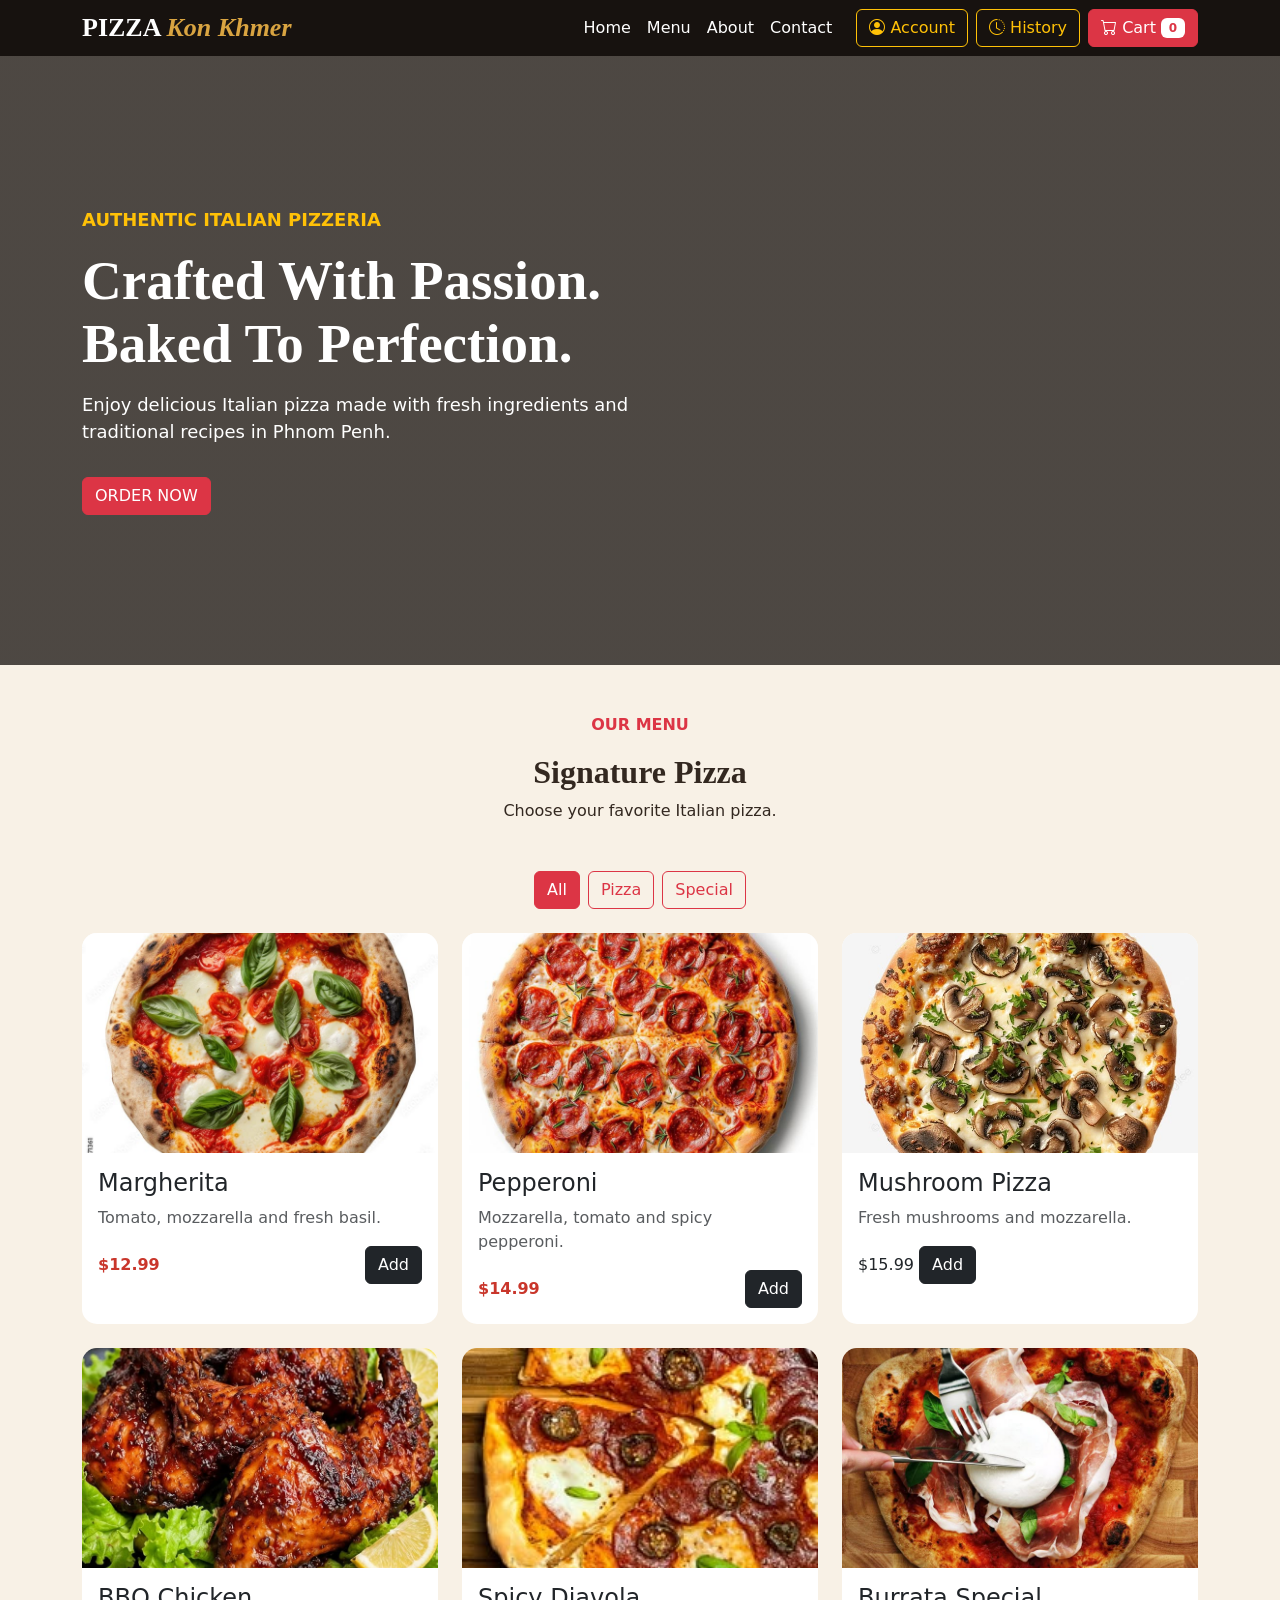
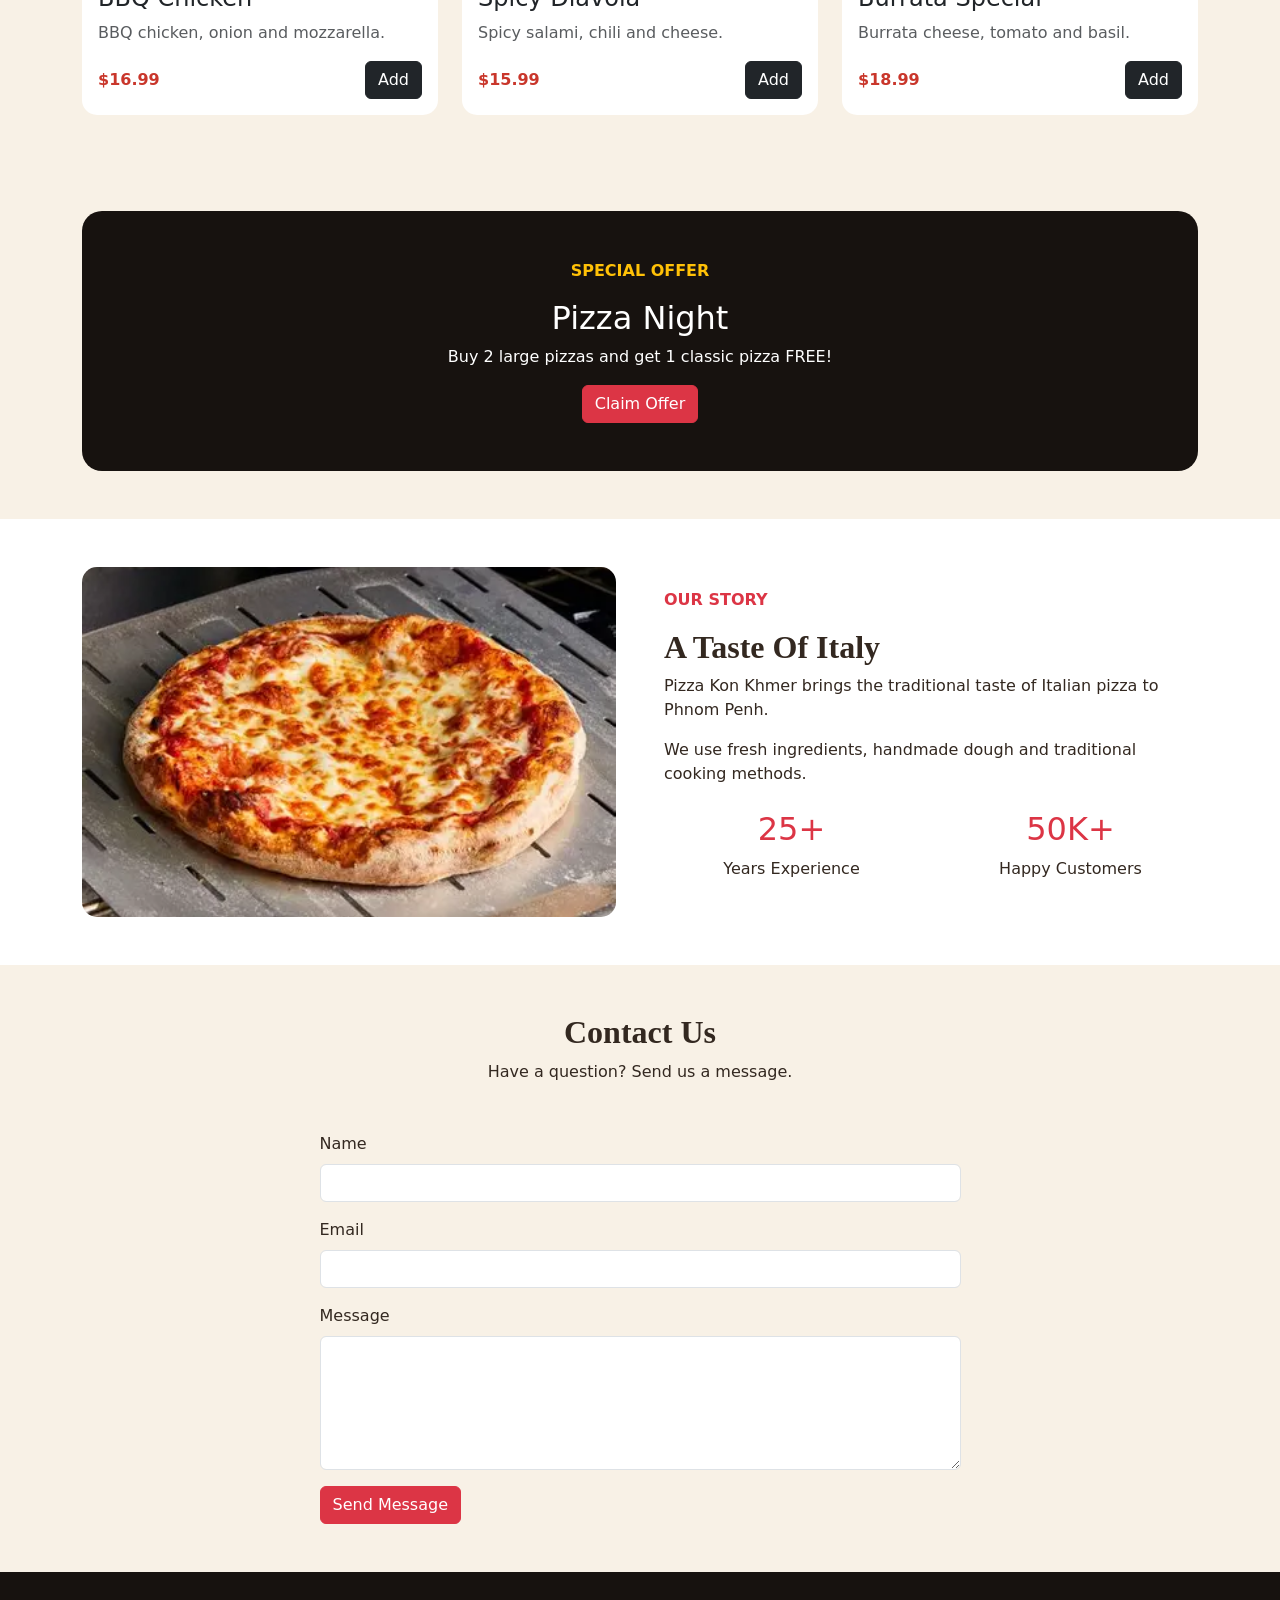
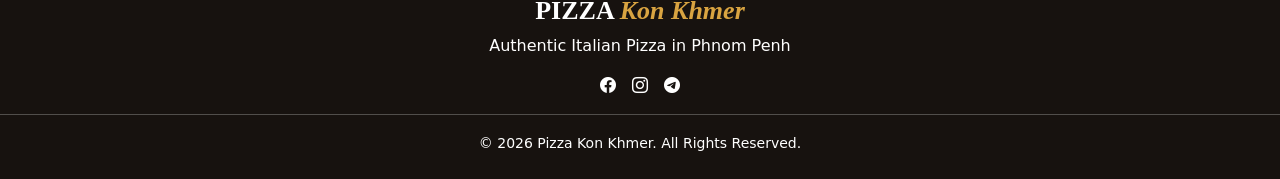
<file: index.html>
<!DOCTYPE html>
<html lang="en">

<head>
    <meta charset="UTF-8">
    <meta name="viewport" content="width=device-width, initial-scale=1">
    <title>Home - Pizza Kon Khmer</title>
    <link href="https://cdn.jsdelivr.net/npm/bootstrap@5.3.3/dist/css/bootstrap.min.css" rel="stylesheet">
    <link href="https://cdn.jsdelivr.net/npm/bootstrap-icons@1.11.3/font/bootstrap-icons.min.css" rel="stylesheet">
    <script defer src="https://cdn.jsdelivr.net/npm/bootstrap@5.3.3/dist/js/bootstrap.bundle.min.js"></script>
    <link href="pizza.css" rel="stylesheet">
    <script defer src="pizza.js"></script>
</head>

<body>
    <nav class="navbar navbar-expand-lg navbar-dark sticky-top">
        <div class="container">
            <a class="navbar-brand brand-logo-text" href="index.html">
            <span class="text-danger-accent">PIZZA</span>
             <span class="text-highlight">Kon Khmer</span>
            </a>
                <button
                class="navbar-toggler" data-bs-toggle="collapse" data-bs-target="#navbarMenu">
                <span class="navbar-toggler-icon"></span>
                </button>
            <div class="collapse navbar-collapse" id="navbarMenu">
                <ul class="navbar-nav ms-auto">
                    <li><a class="nav-link" href="index.html#home">Home</a></li>
                    <li><a class="nav-link" href="index.html#menu">Menu</a></li>
                    <li><a class="nav-link" href="index.html#about">About</a></li>
                    <li><a class="nav-link" href="index.html#contact">Contact</a></li>
                </ul>
                <div class="d-flex gap-2 align-items-center ms-lg-3 flex-wrap">
                    <a id="accountBtn" href="acc.html" class="btn btn-outline-warning">
                        <i class="bi bi-person-circle"></i> 
                        <span id="accountBtnText">Account</span>
                    </a>
                        <button class="btn btn-outline-warning" onclick="showHistory()">
                        <i class="bi bi-clock-history"></i> History</button>
                        <button class="btn btn-danger" onclick="showCart()">
                            <i class="bi bi-cart"></i> Cart <span id="cartCount" class="badge bg-white text-danger">0</span>
                        </button>
                        </div>
            </div>
        </div>
    </nav>

    <section id="home" class="hero">
        <div class="container">
            <div class="row">
                <div class="col-lg-7">
                    <p class="text-warning fw-bold">AUTHENTIC ITALIAN PIZZERIA</p>
                    <h1>Crafted With Passion.<br>Baked To Perfection.</h1>
                    <p class="mt-3">
                        Enjoy delicious Italian pizza made with fresh ingredients and traditional recipes in
                        Phnom Penh.
                    </p>
                        <a href="#menu" class="btn btn-danger mt-3">ORDER NOW</a>
                </div>
            </div>
        </div>
    </section>

    <!-- Menu -->
    <section id="menu" class="py-5">
        <div class="container">
            <div class="text-center mb-5">
                <p class="text-danger fw-bold">OUR MENU</p>
                <h2 class="section-title">Signature Pizza</h2>
                <p>Choose your favorite Italian pizza.</p>
            </div>
            <div class="text-center mb-4"><button class="btn btn-danger me-2"
                    onclick="filterPizza('all')">All</button><button class="btn btn-outline-danger me-2"
                    onclick="filterPizza('pizza')">Pizza</button><button class="btn btn-outline-danger"
                    onclick="filterPizza('special')">Special</button></div>
            <div class="row g-4">
                <div class="col-lg-4 col-md-6 pizza" data-type="pizza">
                    <div class="card pizza-card h-100">
                        <img class="pizza-img" src="IMG/Top View Photo of Classic Margherita Pizza in Studio Setting Stock Photo.png" alt="Margherita">
                        <div class="card-body">
                            <h4>Margherita</h4>
                            <p class="text-muted">Tomato, mozzarella and fresh basil.</p>
                            <div class="d-flex justify-content-between align-items-center">
                                <span class="price">$12.99</span>
                                    <button class="btn btn-dark" onclick="addCart('Margherita',12.99)">Add</button>
                                </div>
                        </div>
                    </div>
                </div>
                <div class="col-lg-4 col-md-6 pizza" data-type="pizza">
                    <div class="card pizza-card h-100">
                        <img class="pizza-img" src="IMG/Pepperoni pizza on a white background, top view, for menu royalty free stock photo.png" alt="Pepperoni">
                        <div class="card-body">
                            <h4>Pepperoni</h4>
                            <p class="text-muted">Mozzarella, tomato and spicy pepperoni.</p>
                            <div class="d-flex justify-content-between align-items-center">
                                <span class="price">$14.99</span>
                                <button class="btn btn-dark" onclick="addCart('Pepperoni',14.99)">Add</button></div>
                        </div>
                    </div>
                </div>
                <div class="col-lg-4 col-md-6 pizza" data-type="special">
                    <div class="card pizza-card h-100"><img class="pizza-img"
                            src="IMG/pizza,mushroom,cheese,delicious,food,pisa,yellow,sausage,fast food,cut,delicious pizza,tomato,dinner,green pepper,ham,snack,vegetables,whole sheet,bacon,hot pizza.png" alt="Mushroom Pizza">
                        <div class="card-body">
                            <h4>Mushroom Pizza</h4>
                            <p class="text-muted">Fresh mushrooms and mozzarella.</p>
                            <div class="d-flex justify-content-between align-items-center">
                                <spanclass="price">$15.99</span>
                                <button class="btn btn-dark" onclick="addCart('Mushroom Pizza',15.99)">Add</button>
                            </div>
                        </div>
                    </div>
                </div>
                <div class="col-lg-4 col-md-6 pizza" data-type="special">
                    <div class="card pizza-card h-100">
                        <img class="pizza-img" src="IMG/1.png" alt="BBQ Chicken">
                        <div class="card-body">
                            <h4>BBQ Chicken</h4>
                            <p class="text-muted">BBQ chicken, onion and mozzarella.</p>
                            <div class="d-flex justify-content-between align-items-center">
                                <span class="price">$16.99</span>
                                <button class="btn btn-dark" onclick="addCart('BBQ Chicken',16.99)">Add</button>
                            </div>
                        </div>
                    </div>
                </div>

                <div class="col-lg-4 col-md-6 pizza" data-type="pizza">
                    <div class="card pizza-card h-100">
                        <img class="pizza-img" src="IMG/4602327095561669696.png" alt="Spicy Diavola">
                        <div class="card-body">
                            <h4>Spicy Diavola</h4>
                            <p class="text-muted">Spicy salami, chili and cheese.</p>
                            <div class="d-flex justify-content-between align-items-center">
                                <span class="price">$15.99</span>
                                    <button class="btn btn-dark" onclick="addCart('Spicy Diavola',15.99)">Add</button>
                                </div>
                        </div>
                    </div>
                </div>

                <div class="col-lg-4 col-md-6 pizza" data-type="special">
                    <div class="card pizza-card h-100">
                        <img class="pizza-img" src="IMG/Burrata Pizza.png" alt="Burrata Special">
                        <div class="card-body">
                            <h4>Burrata Special</h4>
                            <p class="text-muted">Burrata cheese, tomato and basil.</p>
                            <div class="d-flex justify-content-between align-items-center">
                                <span class="price">$18.99</span>
                                    <button class="btn btn-dark" onclick="addCart('Burrata Special',18.99)">Add</button>
                                </div>
                        </div>
                    </div>
                </div>
            </div>
        </div>

    </section>


    <section class="py-5">
        <div class="container">
            <div class="offer p-5 text-center">
                <p class="text-warning fw-bold">SPECIAL OFFER</p>
                <h2>Pizza Night</h2>
                <p>Buy 2 large pizzas and get 1 classic pizza FREE!</p>
                <button class="btn btn-danger" onclick="claimOffer()">Claim Offer</button>
            </div>
        </div>
    </section>


    <section id="about" class="py-5 bg-white">
        <div class="container">
            <div class="row align-items-center g-5">
                <div class="col-md-6">
                    <img src="IMG/download.webp" class="about-img" alt="Pizza"></div>
                <div class="col-md-6">
                    <p class="text-danger fw-bold">OUR STORY</p>
                    <h2 class="section-title">A Taste Of Italy</h2>
                    <p>Pizza Kon Khmer brings the traditional taste of Italian pizza to Phnom Penh.</p>
                    <p>We use fresh ingredients, handmade dough and traditional cooking methods.</p>
                    <div class="row text-center mt-4">
                        <div class="col-6">
                            <h2 class="text-danger">25+</h2>
                            <p>Years Experience</p>
                        </div>
                        <div class="col-6">
                            <h2 class="text-danger">50K+</h2>
                            <p>Happy Customers</p>
                        </div>
                    </div>
                </div>
            </div>
        </div>
    </section>


    <section id="contact" class="py-5">
        <div class="container">
            <div class="text-center mb-5">
                <h2 class="section-title">Contact Us</h2>
                <p>Have a question? Send us a message.</p>
            </div>
            <div class="row justify-content-center">
                <div class="col-lg-7">
                    
                    <form id="contactForm">
                        <div class="mb-3">
                            <label class="form-label">Name</label>
                            <input type="text" class="form-control"
                                required>
                            </div>
                        <div class="mb-3"><label class="form-label">Email</label>
                            <input type="email" class="form-control" required>
                        </div>
                        <div class="mb-3">
                            <label class="form-label">Message</label>
                            <textarea class="form-control" rows="5" required></textarea>
                        </div>
                            <button class="btn btn-danger">Send Message</button>
                    </form>

                </div>
            </div>
        </div>
    </section>

    <!-- Footer -->
    <footer class="py-4 text-center">
        <h5 class="brand-logo-text"><span class="text-danger-accent">PIZZA</span> <span class="text-highlight">Kon
                Khmer</span></h5>
        <p>Authentic Italian Pizza in Phnom Penh</p><i class="bi bi-facebook mx-2"></i><i
            class="bi bi-instagram mx-2"></i><i class="bi bi-telegram mx-2"></i>
        <hr><small>© 2026 Pizza Kon Khmer. All Rights Reserved.</small>
    </footer>


    <div class="modal fade" id="cartModal" tabindex="-1">
        <div class="modal-dialog modal-dialog-centered">
            <div class="modal-content">
                <div class="modal-header">
                    <h5>Your Cart</h5>
                    <button class="btn-close" data-bs-dismiss="modal"></button>
                </div>
                <div id="cartModalBody" class="modal-body"></div>
                <div class="modal-footer justify-content-between">
                    <div>Total: <strong id="cartTotal">$0.00</strong></div>
                    <div><button class="btn btn-secondary" onclick="clearCart()">Clear</button><button
                            class="btn btn-danger" onclick="checkout()">Checkout</button></div>
                </div>
            </div>
        </div>
    </div>
    <div class="modal fade" id="historyModal" tabindex="-1">
        <div class="modal-dialog modal-dialog-centered modal-lg">
            <div class="modal-content">
                <div class="modal-header">
                    <h5>Order History</h5><button class="btn-close" data-bs-dismiss="modal"></button>
                </div>

                <!-- Clear History -->
                <div class="modal-body" id="historyModalBody"></div>
                <div class="modal-footer justify-content-between"><button class="btn btn-outline-danger"
                        onclick="clearHistory()">Clear History</button><button class="btn btn-secondary"
                        data-bs-dismiss="modal">Close</button></div>
            </div>
        </div>
    </div>
</body>

</html>
</file>
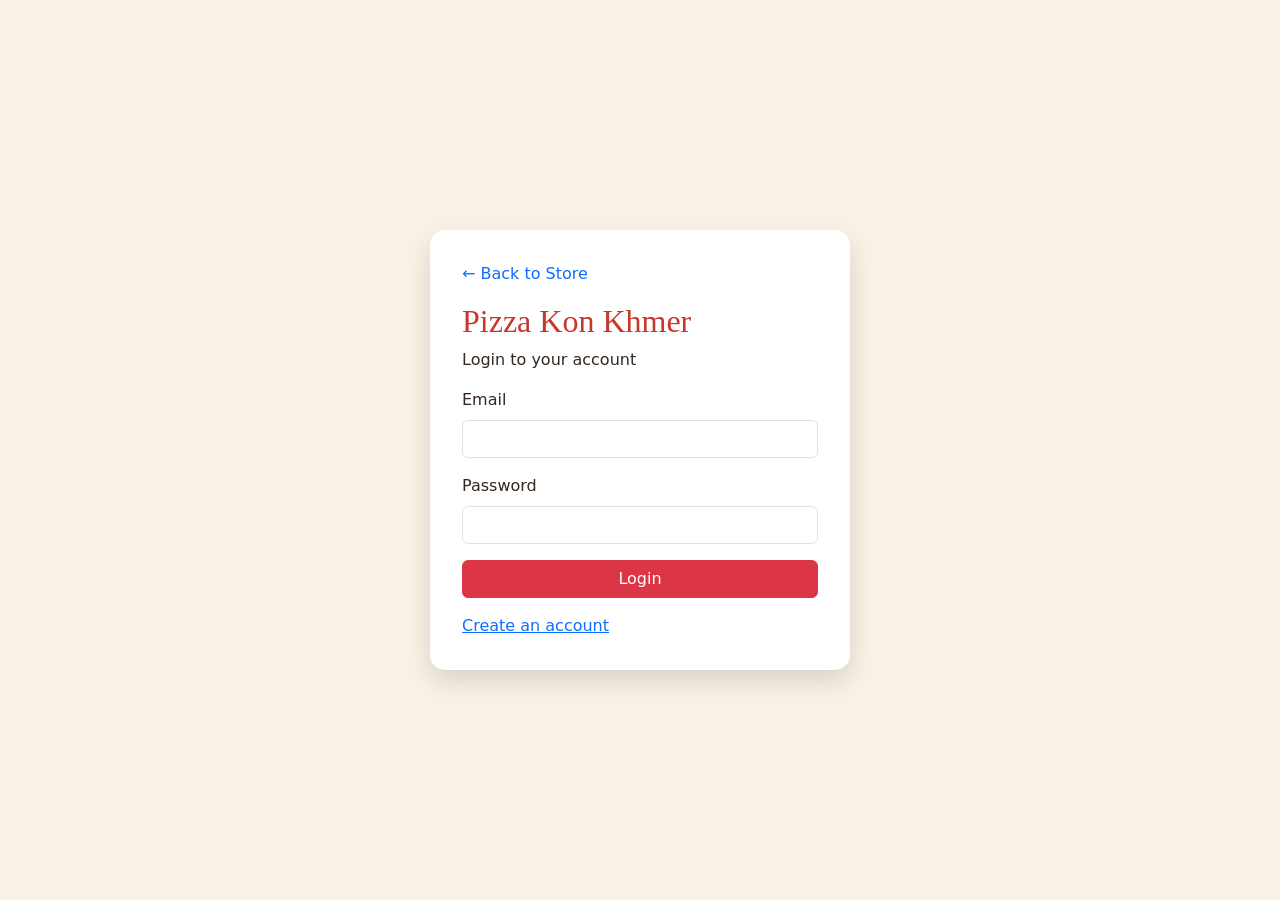
<file: acc.html>
<!DOCTYPE html>
<html lang="en">

<head>
    <meta charset="UTF-8">
    <meta name="viewport" content="width=device-width, initial-scale=1">
    <title>Account - Pizza Kon Khmer</title>
    <link href="https://cdn.jsdelivr.net/npm/bootstrap@5.3.3/dist/css/bootstrap.min.css" rel="stylesheet">
    <link href="https://cdn.jsdelivr.net/npm/bootstrap-icons@1.11.3/font/bootstrap-icons.min.css" rel="stylesheet">
    <link rel="stylesheet" href="acc.css">
    <script defer src="https://cdn.jsdelivr.net/npm/bootstrap@5.3.3/dist/js/bootstrap.bundle.min.js"></script>
    <script defer src="acc.js"></script>
</head>

<body>
    <main class="auth-card">
        <a href="index.html" class="text-decoration-none">← Back to Store</a>
        <h2 class="mt-3">Pizza Kon Khmer</h2>
        <p id="authSubtitle">Login to your account</p>
        
        <form id="authForm">
            <div class="mb-3" id="nameGroup" hidden>
                <label class="form-label">Full Name</label>
                <input id="authName" class="form-control">
            </div>
            <div class="mb-3">
                <label class="form-label">Email</label>
                <input id="authEmail" type="email" class="form-control" required>
            </div>
            <div class="mb-3">
                <label class="form-label">Password</label>
                <input id="authPassword" type="password" minlength="6" class="form-control" required>
            </div>
            <button class="btn btn-danger w-100" id="submitBtn">Login</button>
        </form>

        <p class="mt-3 mb-0"><a href="#" id="toggleAuth">Create an account</a></p>

        <div id="loggedIn" hidden>
            <p id="welcome" class="fw-bold"></p>
            <a class="btn btn-danger" href="page.html">My Dashboard</a> 
            <button class="btn btn-outline-secondary" id="logoutBtn" type="button">Logout</button>
        </div>
    </main>
</body>

</html>
</file>
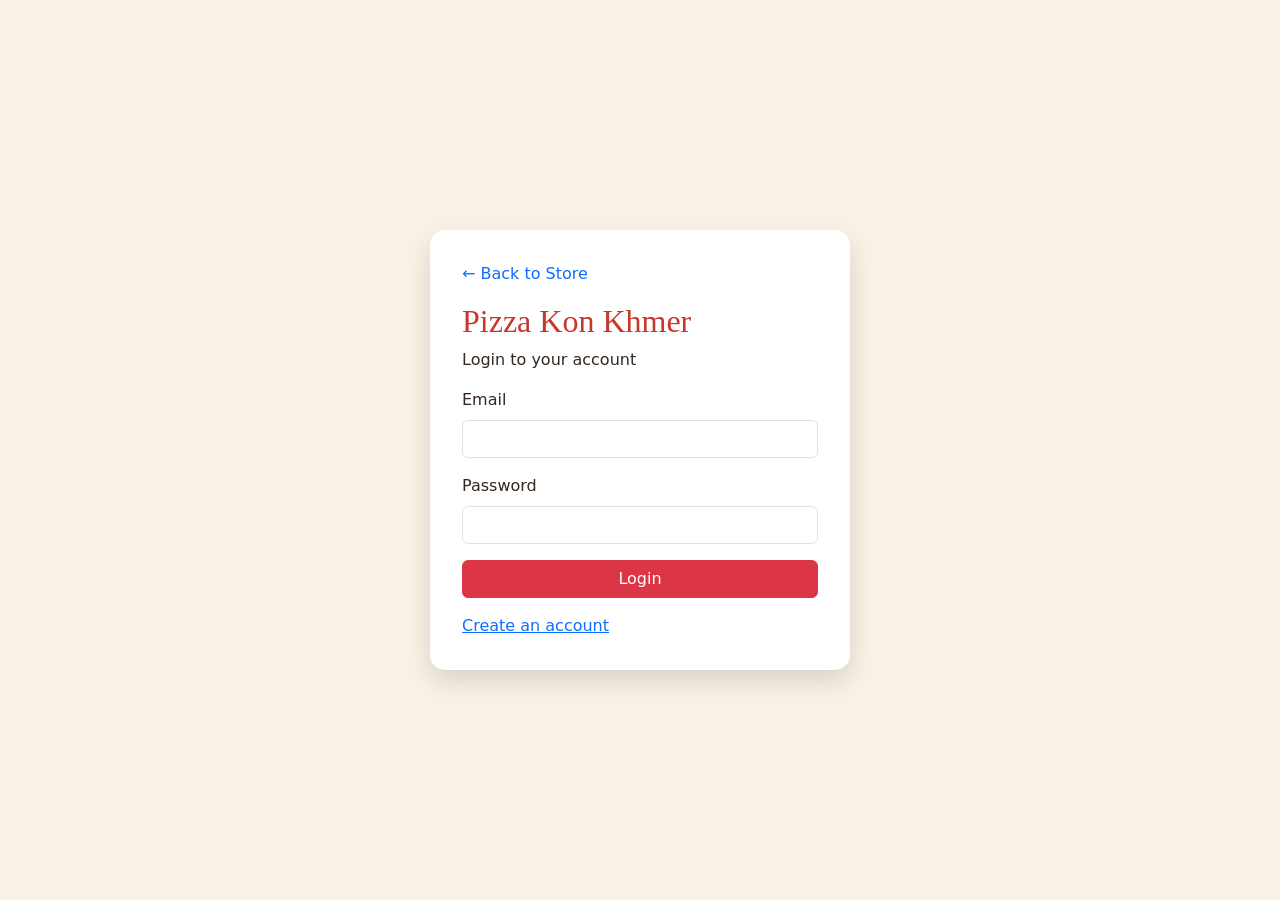
<file: page.html>
<!DOCTYPE html>
<html lang="en">

<head>
    <meta charset="UTF-8">
    <meta name="viewport" content="width=device-width, initial-scale=1">
    <title>User Dashboard - Pizza Kon Khmer</title>
    <link href="https://cdn.jsdelivr.net/npm/bootstrap@5.3.3/dist/css/bootstrap.min.css" rel="stylesheet">
    <link href="https://cdn.jsdelivr.net/npm/bootstrap-icons@1.11.3/font/bootstrap-icons.min.css" rel="stylesheet">
    <link rel="stylesheet" href="page.css">
    <script defer src="https://cdn.jsdelivr.net/npm/bootstrap@5.3.3/dist/js/bootstrap.bundle.min.js"></script>
    <script defer src="page.js"></script>
</head>

<body>

    <nav class="navbar navbar-dark py-3">
        <div class="container">
            <a class="navbar-brand" href="index.html">
                <b style="color:#c9362b">PIZZA</b>
                <em style="color:#d9a441">Kon Khmer</em>
            </a>
            <a href="index.html" class="btn btn-outline-warning btn-sm"> Back to Store</a>
        </div>
    </nav>

    <div class="container py-5">
        <div class="row g-4">
            <div class="col-lg-3">
                <div class="card dashboard-card p-3">
                    <div class="text-center py-3 border-bottom mb-3">
                        <div class="avatar-circle mb-2">
                            <i class="bi bi-person-fill"></i>
                        </div>
                        <h6 id="sidebarUserName"></h6><small id="sidebarUserEmail" class="text-muted"></small>
                    </div>
                    <div class="list-group sidebar-menu" role="tablist">
                        <a class="list-group-item list-group-item-action active" data-bs-toggle="list"
                            href="#profilePane"> Profile Overview</a>
                        <a class="list-group-item list-group-item-action" id="orders-tab" data-bs-toggle="list"
                            href="#ordersPane"> My Orders</a>
                        <a class="list-group-item list-group-item-action" data-bs-toggle="list"
                            href="#addressPane">Saved Addresses</a>
                        <a class="list-group-item list-group-item-action" data-bs-toggle="list" href="#settingsPane">
                            Preferences</a>
                    </div>
                    <button id="logoutBtn" class="btn btn-outline-danger mt-3" type="button">Logout</button>
                </div>
            </div>

            <div class="col-lg-9">
                <div class="card dashboard-card p-4 p-md-5">
                    <div class="tab-content">
                        <div class="tab-pane fade show active" id="profilePane">
                            <h4 class="mb-4">Dashboard Overview</h4>
                            <div class="row g-3 mb-4">
                                <div class="col-md-4">
                                    <div class="stat-box text-center"><small>Total Orders</small>
                                        <h3 id="totalOrdersCount">0</h3>
                                    </div>
                                </div>
                                <div class="col-md-4">
                                    <div class="stat-box text-center"><small>Total Spent</small>
                                        <h3 id="totalSpentAmount">$0.00</h3>
                                    </div>
                                </div>
                                <div class="col-md-4">
                                    <div class="stat-box text-center"><small>Loyalty Tier</small>
                                        <h3> Member</h3>
                                    </div>
                                </div>
                            </div>

                            <h5>Account Information</h5>
                            <form id="profileForm">
                                <div class="row g-3">
                                    <div class="col-md-6"><label class="form-label">Full Name</label><input
                                            id="formName" class="form-control" required></div>
                                    <div class="col-md-6"><label class="form-label">Email Address</label><input
                                            id="formEmail" class="form-control" type="email" required></div>
                                    <div class="col-md-6"><label class="form-label">Phone Number</label><input
                                            id="formPhone" class="form-control"></div>
                                    <div class="col-md-6"><label class="form-label">City</label><input
                                            class="form-control" value="Phnom Penh" readonly></div>
                                </div>
                                <button class="btn btn-danger mt-4" type="submit">Save Profile</button>
                            </form>
                        </div>

                        <div class="tab-pane fade" id="ordersPane">
                            <h4>Order History</h4>
                            <div id="ordersListContainer"></div>
                        </div>

                        <div class="tab-pane fade" id="addressPane">
                            <h4>Delivery Addresses</h4>
                            <p class="text-muted">Add your address for future reference.</p>
                            <form id="addressForm">
                                <input class="form-control mb-3" id="addressInput" placeholder="Street, district, Phnom Penh">
                                <button class="btn btn-danger" type="submit">Save Address</button>
                            </form>
                            <p id="savedAddress" class="mt-3"></p>
                        </div>

                        <div class="tab-pane fade" id="settingsPane">
                            <h4>Account Preferences</h4>
                            <label class="d-block my-3">
                                <input type="checkbox" id="promoEmails"> Receive special offer alerts
                            </label>
                            <label class="d-block">
                                <input type="checkbox" id="smsNotifications"> SMS delivery notifications
                            </label>
                            <button id="savePrefs" class="btn btn-danger mt-3" type="button">Save Preferences</button>
                        </div>
                    </div>
                </div>
            </div>
        </div>
    </div>
</body>

</html>
</file>
<file: pizza.css>
body{
    background:#f8f1e6;
    color:#332820
}
.navbar,footer{
    background:#17120f;
    color:white
}
.brand-logo-text{
    font:800 26px Georgia,serif;
    color:white;
    text-decoration:none
}
.text-highlight{
    color:#d9a441;
    font-style:italic
}
text-danger-accent{
    color:#c9362b
}
.nav-link{
    color:white!important
}
.nav-link:hover{
    color:#d9a441!important
}
.hero{
    background:linear-gradient(#140f0cbf,#140f0cbf),
    url("https://images.unsplash.com/photo-1574071318508-1cdbab80d002?auto=format&fit=crop&w=1600&q=80") center/cover;
    color:white;padding:150px 0}.hero 
    h1{font:700 clamp(32px,5vw,55px) Georgia,serif}.hero 
    p{font-size:18px}.section-title{font-family:Georgia,serif;
    font-weight:bold}.pizza-card{border:0;
    border-radius:15px;
    overflow:hidden;
    transition:.3s}
    .pizza-card:hover{transform:translateY(-7px);
    box-shadow:0 10px 25px #0002}.pizza-img{width:100%;
    height:220px;object-fit:cover}.price{color:#c9362b;
    font-weight:bold}.offer{background:#17120f;
     color:white;
     border-radius:20px}
.about-img{
    width:100%;height:350px;
    object-fit:cover;
    border-radius:15px}
</file>
<file: acc.css>
body{
background:#f8f1e6;
color:#332820;
min-height:100vh;
display:flex;
align-items:center;
justify-content:center;
padding:20px
}

.auth-card{
width:100%;
max-width:420px;
background:white;padding:32px;
border-radius:15px;
box-shadow:0 10px 25px #0002
}

.auth-card h2{
font-family:Georgia,serif;
color:#c9362b
}
</file>
<file: page.css>
body{
    background:#f8f1e6;color:#332820;min-height:100vh
}
.navbar{
    background:#17120f
}
.dashboard-card{
    border:0;
    border-radius:15px;
    box-shadow:0 5px 20px #0001
}
.sidebar-menu .list-group-item{
    border:0;padding:12px 20px;
    font-weight:600;
    border-radius:10px!important;
    margin-bottom:5px
}
.sidebar-menu .list-group-item.active{
    background:#c9362b;
    color:white
}
.avatar-circle{
width:80px;
    height:80px;
    background:#f8f1e6;
    color:#c9362b;
    border-radius:50%;
    display:grid;
    place-items:center;
    font-size:36px;
    margin:auto
}
.stat-box{
    background:#f8f1e6;
    border-radius:12px;
    padding:20px}
</file>
